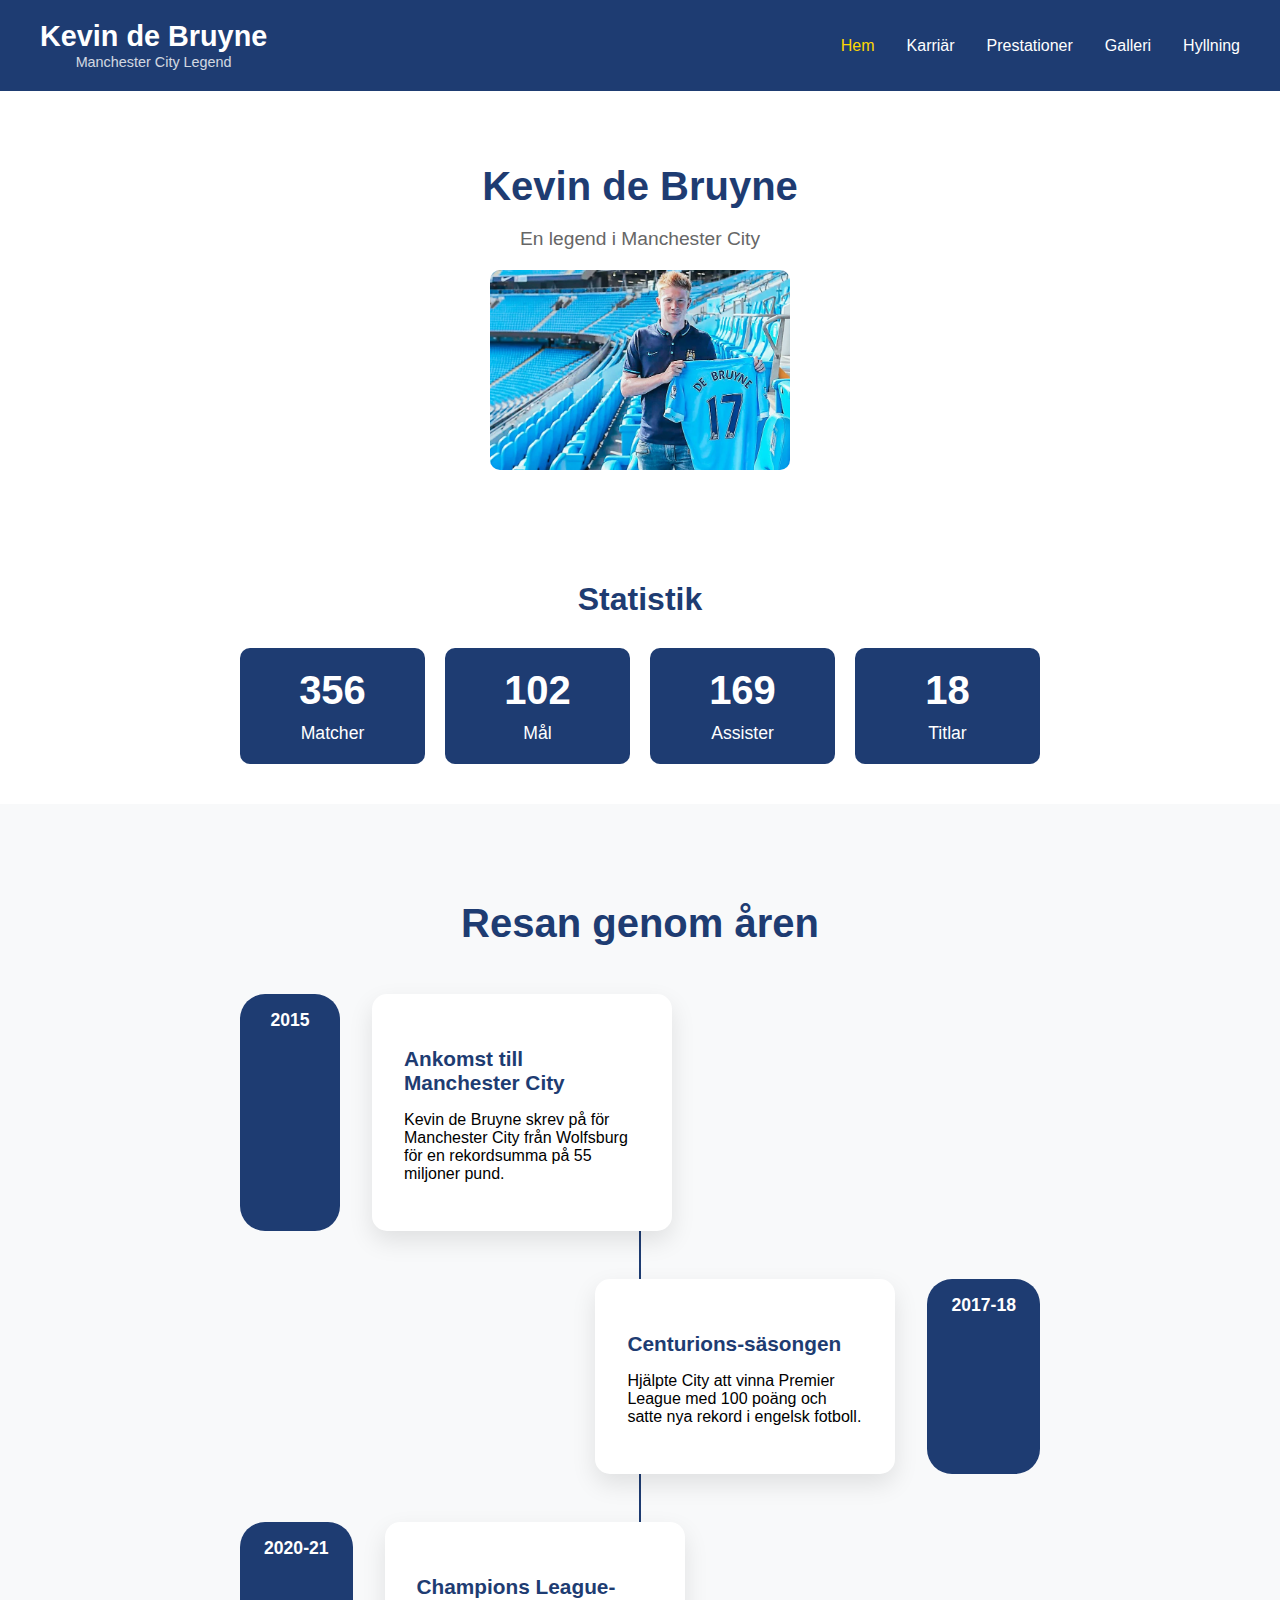
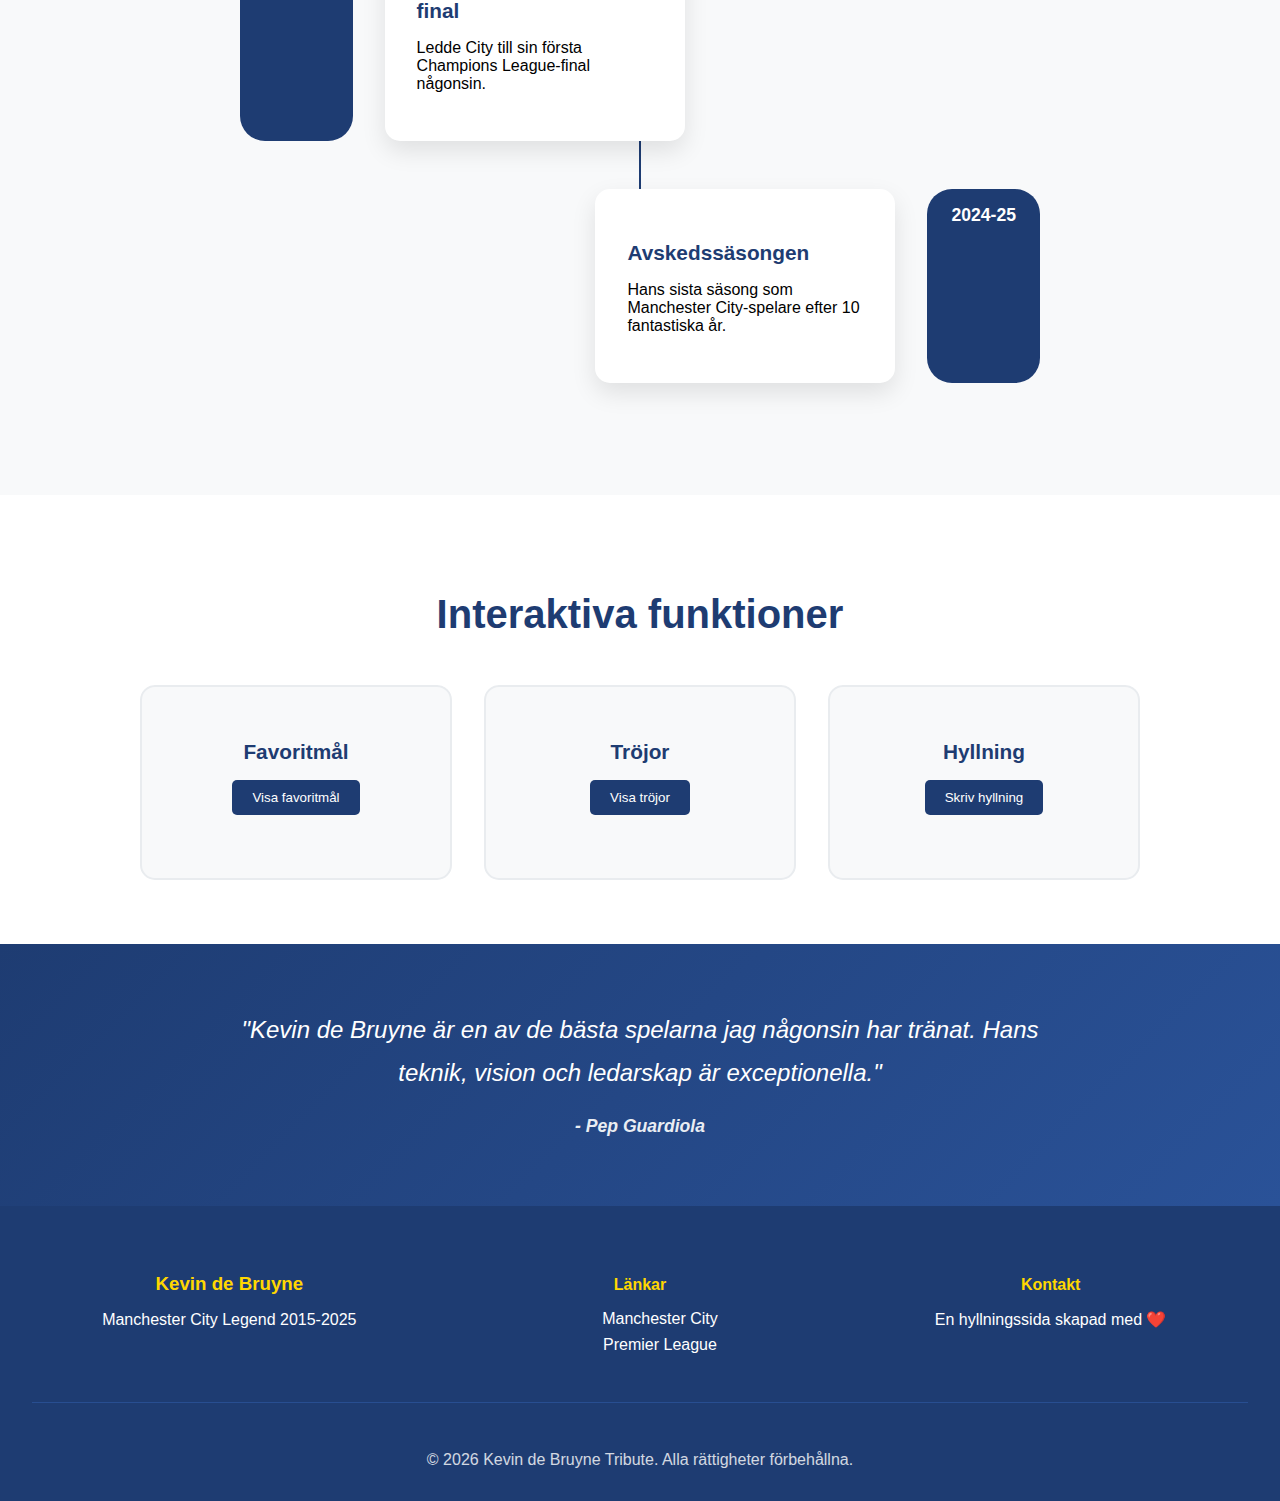
<file: index.html>
<!DOCTYPE html>
<html lang="sv">
<head>
    <meta charset="UTF-8">
    <meta name="viewport" content="width=device-width, initial-scale=1.0">
    <title>Kevin de Bruyne - Manchester City Legend</title>
    <link rel="stylesheet" href="styles.css">
</head>
<body>
    <header>
        <nav class="navbar">
            <div class="nav-brand">
                <h1>Kevin de Bruyne</h1>
                <span class="subtitle">Manchester City Legend</span>
            </div>
            <ul class="nav-menu">
                <li><a href="index.html" class="nav-link active">Hem</a></li>
                <li><a href="career.html" class="nav-link">Karriär</a></li>
                <li><a href="achievements.html" class="nav-link">Prestationer</a></li>
                <li><a href="gallery.html" class="nav-link">Galleri</a></li>
                <li><a href="tribute.html" class="nav-link">Hyllning</a></li>
            </ul>
            <div class="hamburger">
                <span class="bar"></span>
                <span class="bar"></span>
                <span class="bar"></span>
            </div>
        </nav>
    </header>

    <main>
        <section class="hero">
            <h2>Kevin de Bruyne</h2>
            <p>En legend i Manchester City</p>
            <img src="Images/kdb-joins.png"Kevin de Bruyne">
        </section>

        <section class="stats-section">
            <h2>Statistik</h2>
            <div class="stats-grid">
                <div class="stat-card">
                    <h3>356</h3>
                    <p>Matcher</p>
                </div>
                <div class="stat-card">
                    <h3>102</h3>
                    <p>Mål</p>
                </div>
                <div class="stat-card">
                    <h3>169</h3>
                    <p>Assister</p>
                </div>
                <div class="stat-card">
                    <h3>18</h3>
                    <p>Titlar</p>
                </div>
            </div>
        </section>

        <section class="timeline-section">
            <h2>Resan genom åren</h2>
            <div class="timeline">
                <div class="timeline-item">
                    <div class="timeline-year">2015</div>
                    <div class="timeline-content">
                        <h3>Ankomst till Manchester City</h3>
                        <p>Kevin de Bruyne skrev på för Manchester City från Wolfsburg för en rekordsumma på 55 miljoner pund.</p>
                    </div>
                </div>
                <div class="timeline-item">
                    <div class="timeline-year">2017-18</div>
                    <div class="timeline-content">
                        <h3>Centurions-säsongen</h3>
                        <p>Hjälpte City att vinna Premier League med 100 poäng och satte nya rekord i engelsk fotboll.</p>
                    </div>
                </div>
                <div class="timeline-item">
                    <div class="timeline-year">2020-21</div>
                    <div class="timeline-content">
                        <h3>Champions League-final</h3>
                        <p>Ledde City till sin första Champions League-final någonsin.</p>
                    </div>
                </div>
                <div class="timeline-item">
                    <div class="timeline-year">2024-25</div>
                    <div class="timeline-content">
                        <h3>Avskedssäsongen</h3>
                        <p>Hans sista säsong som Manchester City-spelare efter 10 fantastiska år.</p>
                    </div>
                </div>
            </div>
        </section>

        <section class="interactive-section">
            <h2>Interaktiva funktioner</h2>
            <div class="interactive-grid">
                <div class="interactive-card">
                    <h3>Favoritmål</h3>
                    <button onclick="showGoals()">Visa favoritmål</button>
                    <div id="goals-list"></div>
                </div>
                <div class="interactive-card">
                    <h3>Tröjor</h3>
                    <button onclick="showJerseys()">Visa tröjor</button>
                    <div id="jerseys-list"></div>
                </div>
                <div class="interactive-card">
                    <h3>Hyllning</h3>
                    <button onclick="showTribute()">Skriv hyllning</button>
                    <div id="tribute-form"></div>
                </div>
            </div>
        </section>

        <section class="quote-section">
            <blockquote>
                "Kevin de Bruyne är en av de bästa spelarna jag någonsin har tränat. Hans teknik, vision och ledarskap är exceptionella."
                <cite>- Pep Guardiola</cite>
            </blockquote>
        </section>
    </main>

    <footer>
        <div class="footer-content">
            <div class="footer-section">
                <h3>Kevin de Bruyne</h3>
                <p>Manchester City Legend 2015-2025</p>
            </div>
            <div class="footer-section">
                <h4>Länkar</h4>
                <ul>
                    <li><a href="https://www.mancity.com" target="_blank">Manchester City</a></li>
                    <li><a href="https://www.premierleague.com" target="_blank">Premier League</a></li>
                </ul>
            </div>
            <div class="footer-section">
                <h4>Kontakt</h4>
                <p>En hyllningssida skapad med ❤️</p>
            </div>
        </div>
        <div class="footer-bottom">
            <p>&copy; 2024 Kevin de Bruyne Tribute. Alla rättigheter förbehållna.</p>
        </div>
    </footer>

    <script src="script.js"></script>
</body>
</html>
</file>
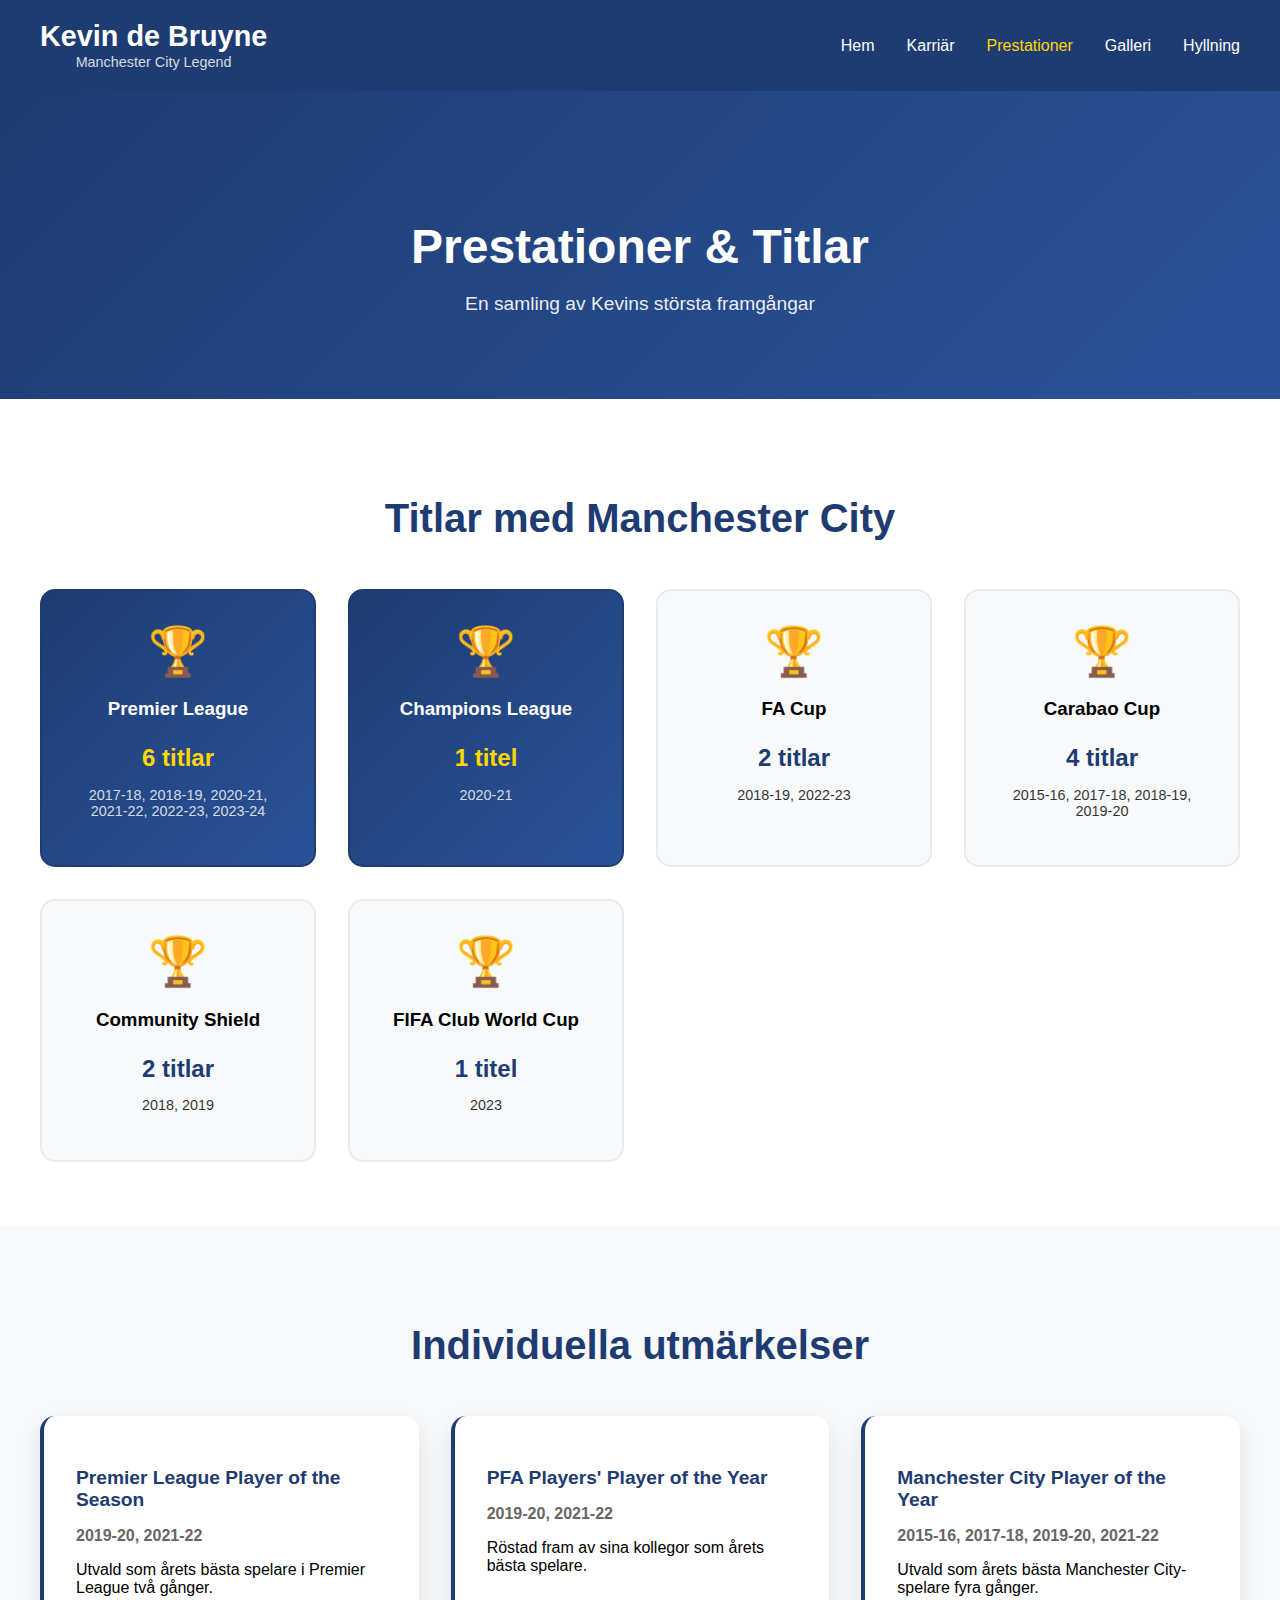
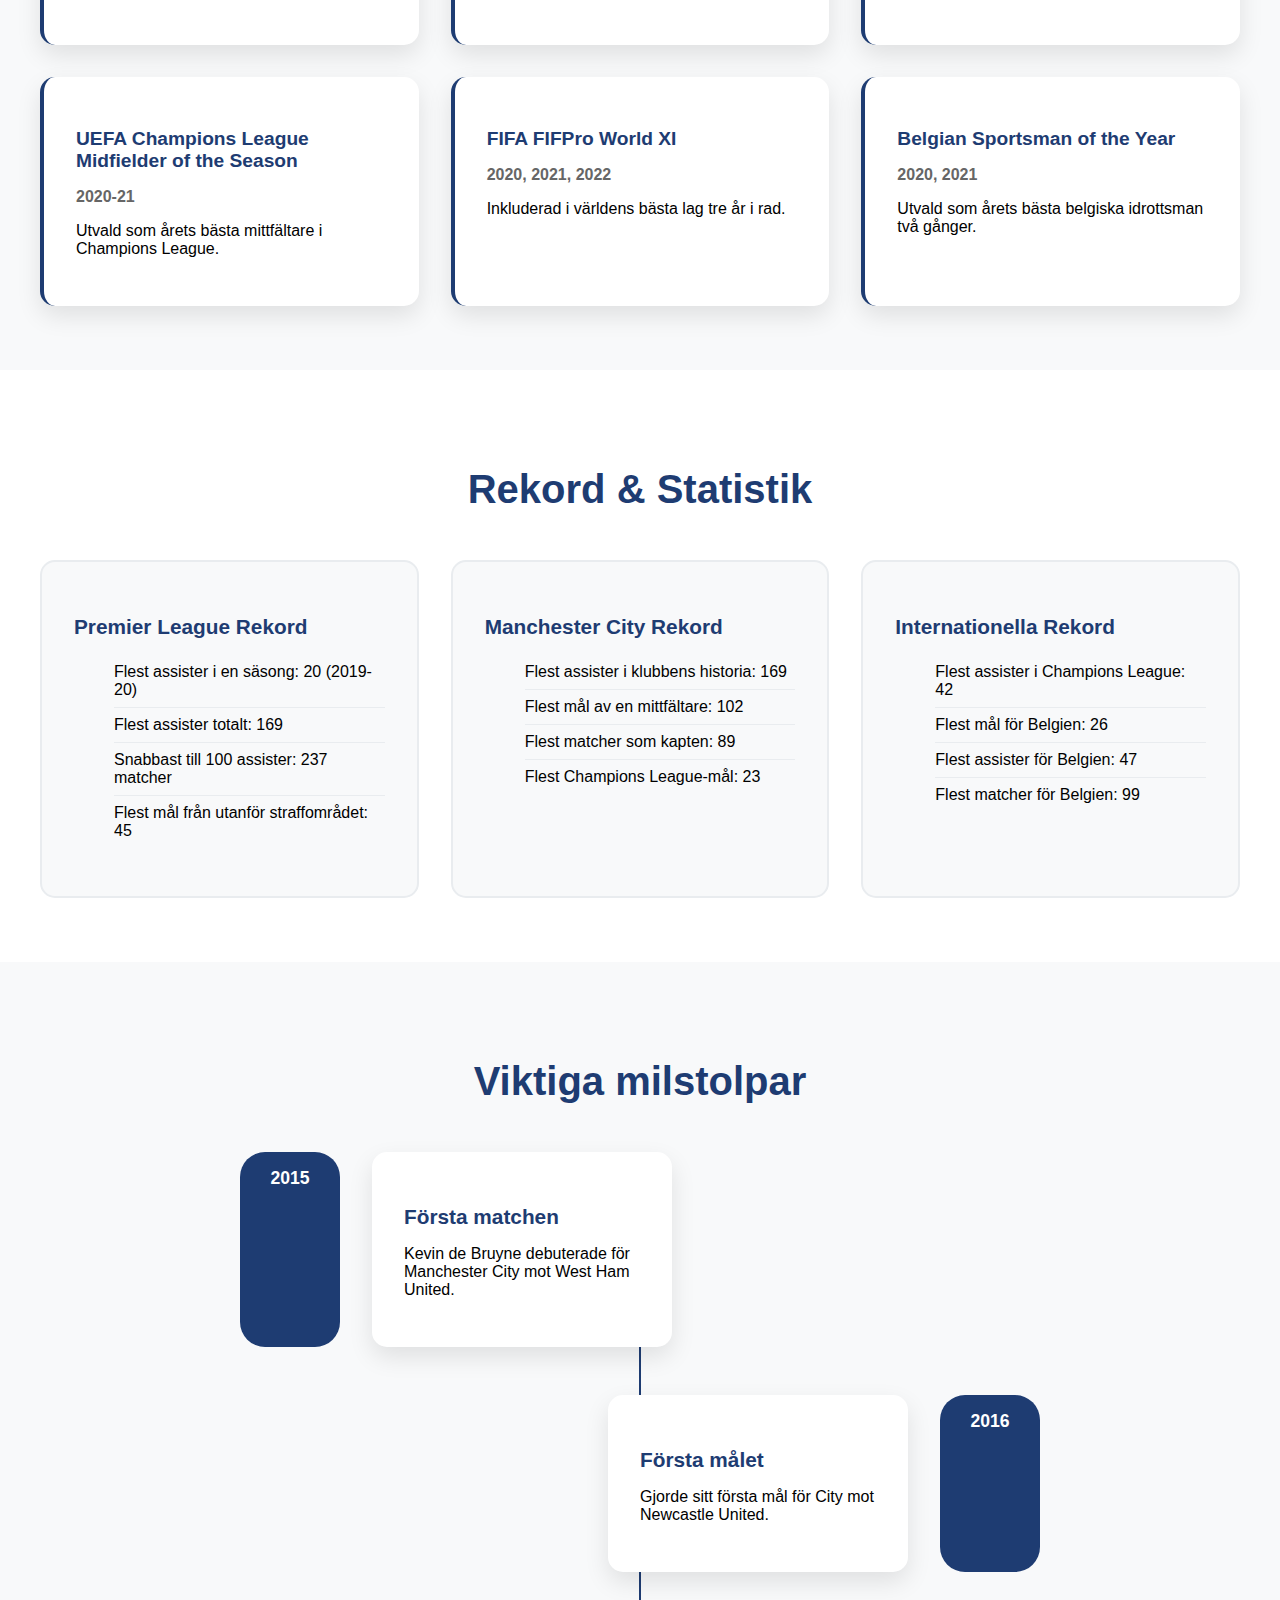
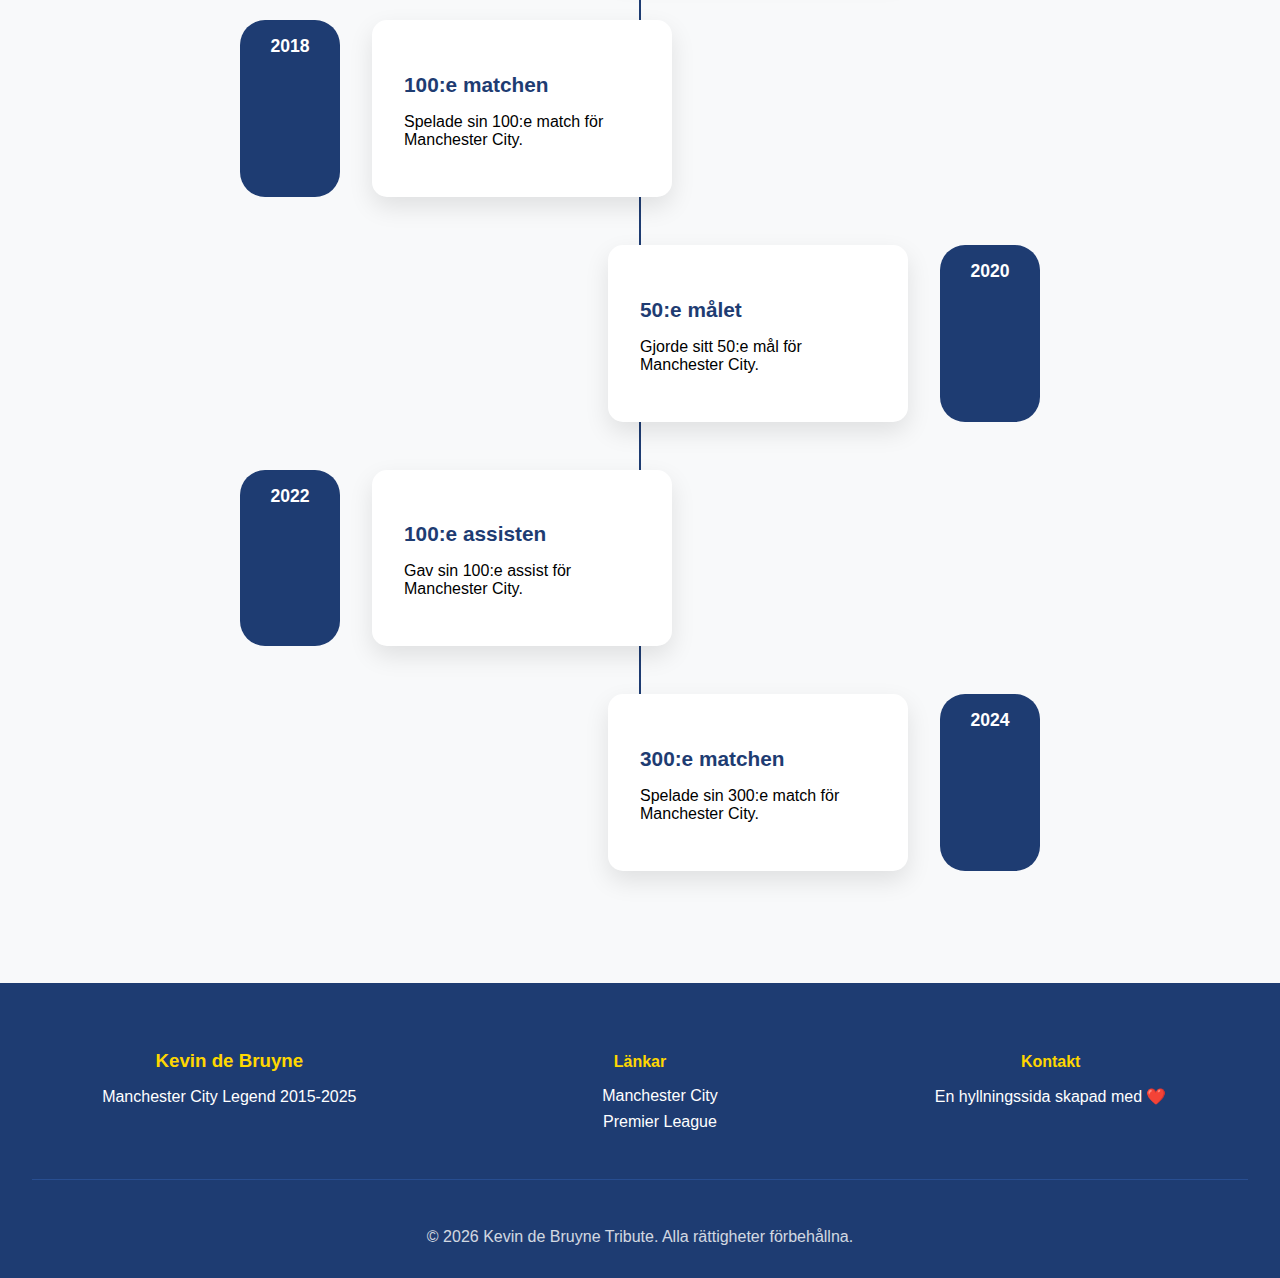
<file: achievements.html>
<!DOCTYPE html>
<html lang="sv">
<head>
    <meta charset="UTF-8">
    <meta name="viewport" content="width=device-width, initial-scale=1.0">
    <title>Prestationer - Kevin de Bruyne</title>
    <link rel="stylesheet" href="styles.css">
    <link href="https://fonts.googleapis.com/css2?family=Roboto:wght@300;400;700&display=swap" rel="stylesheet">
</head>
<body>
    <header>
        <nav class="navbar">
            <div class="nav-brand">
                <h1>Kevin de Bruyne</h1>
                <span class="subtitle">Manchester City Legend</span>
            </div>
            <ul class="nav-menu">
                <li><a href="index.html" class="nav-link">Hem</a></li>
                <li><a href="career.html" class="nav-link">Karriär</a></li>
                <li><a href="achievements.html" class="nav-link active">Prestationer</a></li>
                <li><a href="gallery.html" class="nav-link">Galleri</a></li>
                <li><a href="tribute.html" class="nav-link">Hyllning</a></li>
            </ul>
            <div class="hamburger">
                <span class="bar"></span>
                <span class="bar"></span>
                <span class="bar"></span>
            </div>
        </nav>
    </header>

    <main>
        <section class="page-hero">
            <div class="hero-content">
                <h1>Prestationer & Titlar</h1>
                <p>En samling av Kevins största framgångar</p>
            </div>
        </section>

        <section class="achievements-overview">
            <h2>Titlar med Manchester City</h2>
            <div class="achievements-grid">
                <div class="achievement-card major">
                    <div class="achievement-icon">🏆</div>
                    <h3>Premier League</h3>
                    <p class="achievement-count">6 titlar</p>
                    <p class="achievement-years">2017-18, 2018-19, 2020-21, 2021-22, 2022-23, 2023-24</p>
                </div>

                <div class="achievement-card major">
                    <div class="achievement-icon">🏆</div>
                    <h3>Champions League</h3>
                    <p class="achievement-count">1 titel</p>
                    <p class="achievement-years">2020-21</p>
                </div>

                <div class="achievement-card">
                    <div class="achievement-icon">🏆</div>
                    <h3>FA Cup</h3>
                    <p class="achievement-count">2 titlar</p>
                    <p class="achievement-years">2018-19, 2022-23</p>
                </div>

                <div class="achievement-card">
                    <div class="achievement-icon">🏆</div>
                    <h3>Carabao Cup</h3>
                    <p class="achievement-count">4 titlar</p>
                    <p class="achievement-years">2015-16, 2017-18, 2018-19, 2019-20</p>
                </div>

                <div class="achievement-card">
                    <div class="achievement-icon">🏆</div>
                    <h3>Community Shield</h3>
                    <p class="achievement-count">2 titlar</p>
                    <p class="achievement-years">2018, 2019</p>
                </div>

                <div class="achievement-card">
                    <div class="achievement-icon">🏆</div>
                    <h3>FIFA Club World Cup</h3>
                    <p class="achievement-count">1 titel</p>
                    <p class="achievement-years">2023</p>
                </div>
            </div>
        </section>

        <section class="individual-awards">
            <h2>Individuella utmärkelser</h2>
            <div class="awards-grid">
                <div class="award-card">
                    <h3>Premier League Player of the Season</h3>
                    <p class="award-year">2019-20, 2021-22</p>
                    <p>Utvald som årets bästa spelare i Premier League två gånger.</p>
                </div>

                <div class="award-card">
                    <h3>PFA Players' Player of the Year</h3>
                    <p class="award-year">2019-20, 2021-22</p>
                    <p>Röstad fram av sina kollegor som årets bästa spelare.</p>
                </div>

                <div class="award-card">
                    <h3>Manchester City Player of the Year</h3>
                    <p class="award-year">2015-16, 2017-18, 2019-20, 2021-22</p>
                    <p>Utvald som årets bästa Manchester City-spelare fyra gånger.</p>
                </div>

                <div class="award-card">
                    <h3>UEFA Champions League Midfielder of the Season</h3>
                    <p class="award-year">2020-21</p>
                    <p>Utvald som årets bästa mittfältare i Champions League.</p>
                </div>

                <div class="award-card">
                    <h3>FIFA FIFPro World XI</h3>
                    <p class="award-year">2020, 2021, 2022</p>
                    <p>Inkluderad i världens bästa lag tre år i rad.</p>
                </div>

                <div class="award-card">
                    <h3>Belgian Sportsman of the Year</h3>
                    <p class="award-year">2020, 2021</p>
                    <p>Utvald som årets bästa belgiska idrottsman två gånger.</p>
                </div>
            </div>
        </section>

        <section class="records-section">
            <h2>Rekord & Statistik</h2>
            <div class="records-grid">
                <div class="record-card">
                    <h3>Premier League Rekord</h3>
                    <ul>
                        <li>Flest assister i en säsong: 20 (2019-20)</li>
                        <li>Flest assister totalt: 169</li>
                        <li>Snabbast till 100 assister: 237 matcher</li>
                        <li>Flest mål från utanför straffområdet: 45</li>
                    </ul>
                </div>

                <div class="record-card">
                    <h3>Manchester City Rekord</h3>
                    <ul>
                        <li>Flest assister i klubbens historia: 169</li>
                        <li>Flest mål av en mittfältare: 102</li>
                        <li>Flest matcher som kapten: 89</li>
                        <li>Flest Champions League-mål: 23</li>
                    </ul>
                </div>

                <div class="record-card">
                    <h3>Internationella Rekord</h3>
                    <ul>
                        <li>Flest assister i Champions League: 42</li>
                        <li>Flest mål för Belgien: 26</li>
                        <li>Flest assister för Belgien: 47</li>
                        <li>Flest matcher för Belgien: 99</li>
                    </ul>
                </div>
            </div>
        </section>

        <section class="milestones-section">
            <h2>Viktiga milstolpar</h2>
            <div class="milestones-timeline">
                <div class="milestone-item">
                    <div class="milestone-date">2015</div>
                    <div class="milestone-content">
                        <h3>Första matchen</h3>
                        <p>Kevin de Bruyne debuterade för Manchester City mot West Ham United.</p>
                    </div>
                </div>

                <div class="milestone-item">
                    <div class="milestone-date">2016</div>
                    <div class="milestone-content">
                        <h3>Första målet</h3>
                        <p>Gjorde sitt första mål för City mot Newcastle United.</p>
                    </div>
                </div>

                <div class="milestone-item">
                    <div class="milestone-date">2018</div>
                    <div class="milestone-content">
                        <h3>100:e matchen</h3>
                        <p>Spelade sin 100:e match för Manchester City.</p>
                    </div>
                </div>

                <div class="milestone-item">
                    <div class="milestone-date">2020</div>
                    <div class="milestone-content">
                        <h3>50:e målet</h3>
                        <p>Gjorde sitt 50:e mål för Manchester City.</p>
                    </div>
                </div>

                <div class="milestone-item">
                    <div class="milestone-date">2022</div>
                    <div class="milestone-content">
                        <h3>100:e assisten</h3>
                        <p>Gav sin 100:e assist för Manchester City.</p>
                    </div>
                </div>

                <div class="milestone-item">
                    <div class="milestone-date">2024</div>
                    <div class="milestone-content">
                        <h3>300:e matchen</h3>
                        <p>Spelade sin 300:e match för Manchester City.</p>
                    </div>
                </div>
            </div>
        </section>
    </main>

    <footer>
        <div class="footer-content">
            <div class="footer-section">
                <h3>Kevin de Bruyne</h3>
                <p>Manchester City Legend 2015-2025</p>
            </div>
            <div class="footer-section">
                <h4>Länkar</h4>
                <ul>
                    <li><a href="https://www.mancity.com" target="_blank">Manchester City</a></li>
                    <li><a href="https://www.premierleague.com" target="_blank">Premier League</a></li>
                </ul>
            </div>
            <div class="footer-section">
                <h4>Kontakt</h4>
                <p>En hyllningssida skapad med ❤️</p>
            </div>
        </div>
        <div class="footer-bottom">
            <p>&copy; 2024 Kevin de Bruyne Tribute. Alla rättigheter förbehållna.</p>
        </div>
    </footer>

    <script src="script.js"></script>
</body>
</html>
</file>
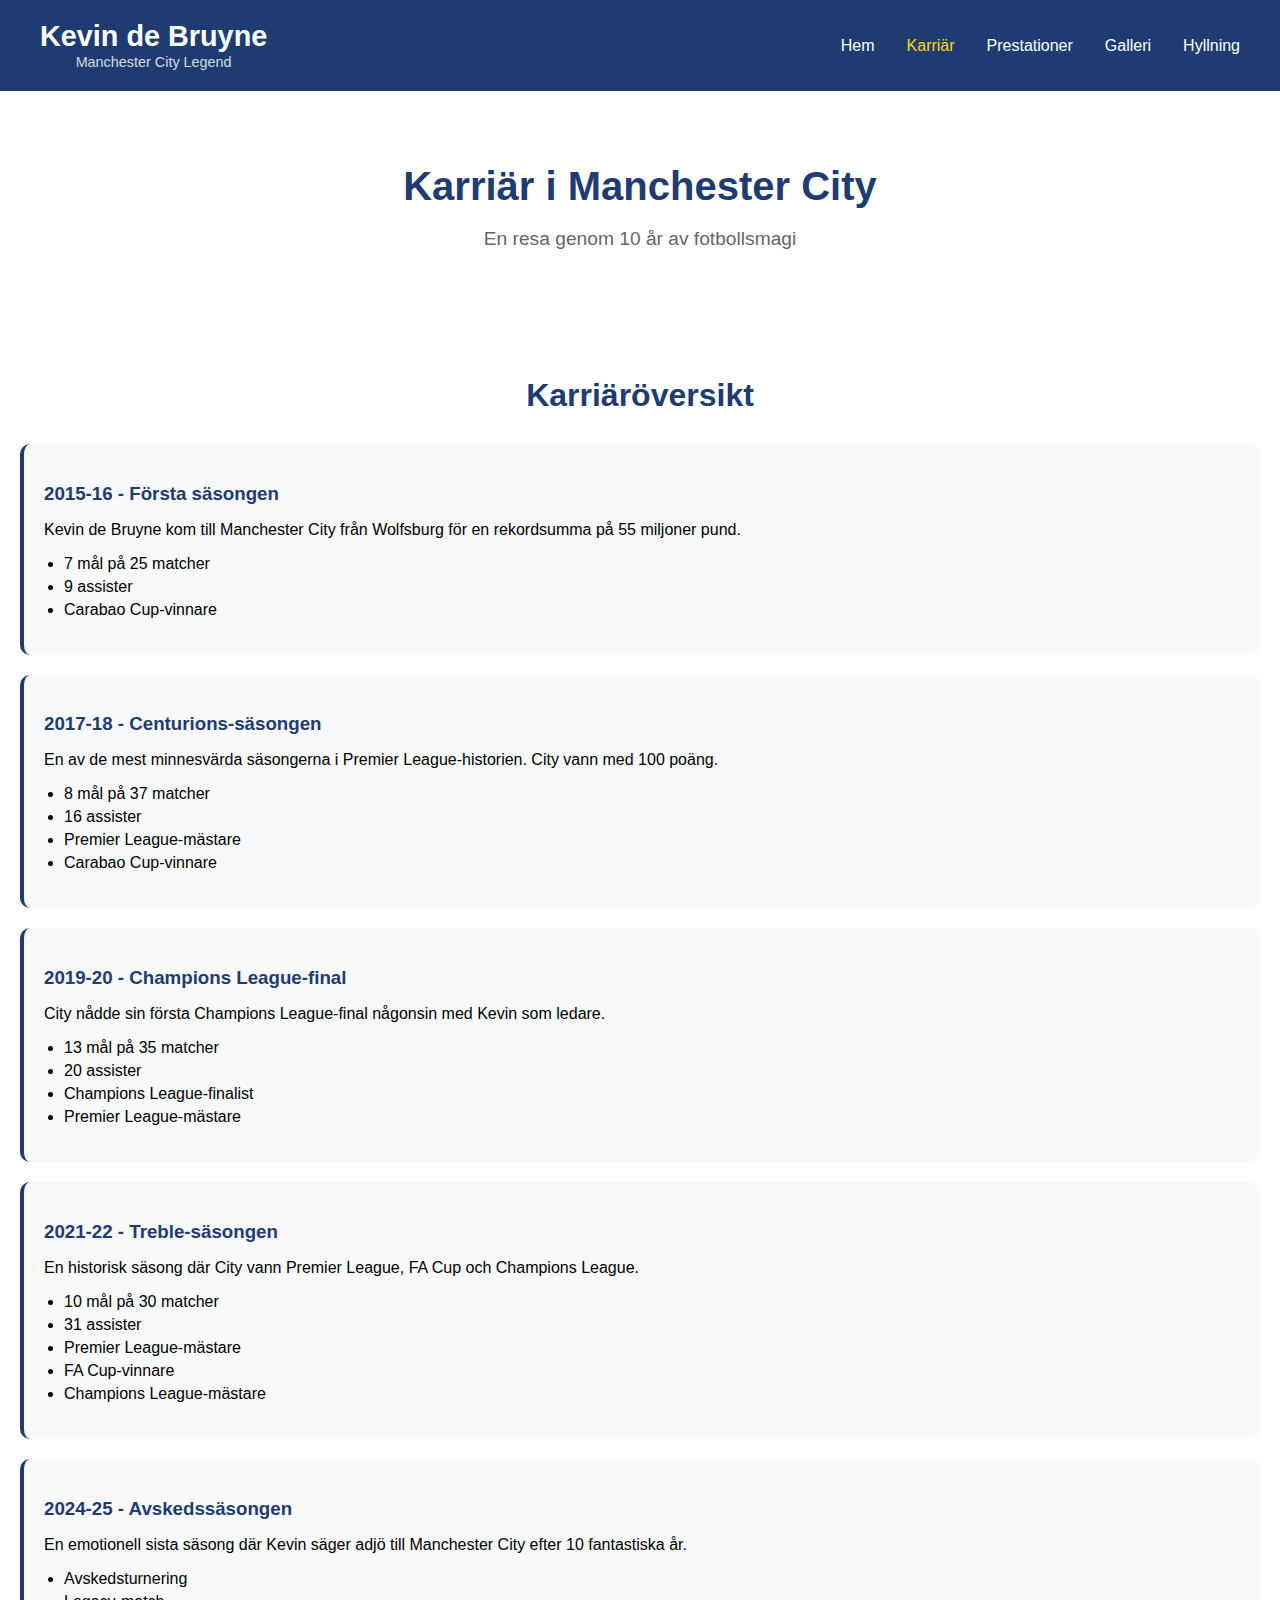
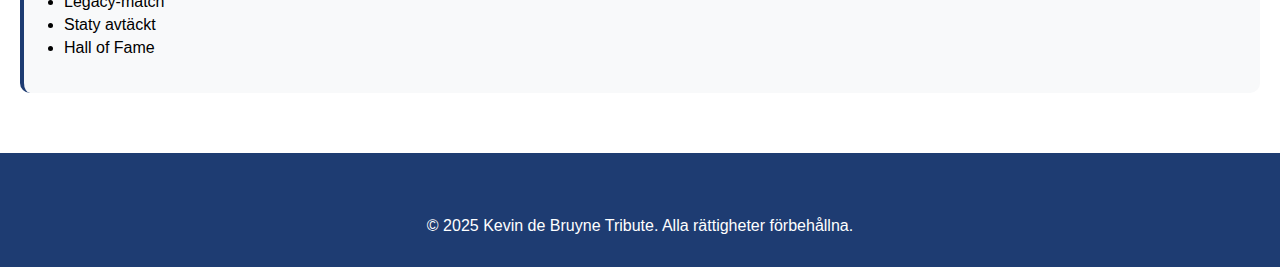
<file: career.html>
<!DOCTYPE html>
<html lang="sv">
<head>
    <meta charset="UTF-8">
    <meta name="viewport" content="width=device-width, initial-scale=1.0">
    <title>Karriär - Kevin de Bruyne</title>
    <link rel="stylesheet" href="styles.css">
</head>
<body>
    <header>
        <nav class="navbar">
            <div class="nav-brand">
                <h1>Kevin de Bruyne</h1>
                <span class="subtitle">Manchester City Legend</span>
            </div>
            <ul class="nav-menu">
                <li><a href="index.html" class="nav-link">Hem</a></li>
                <li><a href="career.html" class="nav-link active">Karriär</a></li>
                <li><a href="achievements.html" class="nav-link">Prestationer</a></li>
                <li><a href="gallery.html" class="nav-link">Galleri</a></li>
                <li><a href="tribute.html" class="nav-link">Hyllning</a></li>
            </ul>
            <div class="hamburger">
                <span class="bar"></span>
                <span class="bar"></span>
                <span class="bar"></span>
            </div>
        </nav>
    </header>

    <main>
        <section class="hero">
            <h2>Karriär i Manchester City</h2>
            <p>En resa genom 10 år av fotbollsmagi</p>
        </section>

        <section class="career-section">
            <h2>Karriäröversikt</h2>
            
            <div class="career-item">
                <h3>2015-16 - Första säsongen</h3>
                <p>Kevin de Bruyne kom till Manchester City från Wolfsburg för en rekordsumma på 55 miljoner pund.</p>
                <ul>
                    <li>7 mål på 25 matcher</li>
                    <li>9 assister</li>
                    <li>Carabao Cup-vinnare</li>
                </ul>
            </div>

            <div class="career-item">
                <h3>2017-18 - Centurions-säsongen</h3>
                <p>En av de mest minnesvärda säsongerna i Premier League-historien. City vann med 100 poäng.</p>
                <ul>
                    <li>8 mål på 37 matcher</li>
                    <li>16 assister</li>
                    <li>Premier League-mästare</li>
                    <li>Carabao Cup-vinnare</li>
                </ul>
            </div>

            <div class="career-item">
                <h3>2019-20 - Champions League-final</h3>
                <p>City nådde sin första Champions League-final någonsin med Kevin som ledare.</p>
                <ul>
                    <li>13 mål på 35 matcher</li>
                    <li>20 assister</li>
                    <li>Champions League-finalist</li>
                    <li>Premier League-mästare</li>
                </ul>
            </div>

            <div class="career-item">
                <h3>2021-22 - Treble-säsongen</h3>
                <p>En historisk säsong där City vann Premier League, FA Cup och Champions League.</p>
                <ul>
                    <li>10 mål på 30 matcher</li>
                    <li>31 assister</li>
                    <li>Premier League-mästare</li>
                    <li>FA Cup-vinnare</li>
                    <li>Champions League-mästare</li>
                </ul>
            </div>

            <div class="career-item">
                <h3>2024-25 - Avskedssäsongen</h3>
                <p>En emotionell sista säsong där Kevin säger adjö till Manchester City efter 10 fantastiska år.</p>
                <ul>
                    <li>Avskedsturnering</li>
                    <li>Legacy-match</li>
                    <li>Staty avtäckt</li>
                    <li>Hall of Fame</li>
                </ul>
            </div>
        </section>
    </main>

    <footer>
        <p>&copy; 2025 Kevin de Bruyne Tribute. Alla rättigheter förbehållna.</p>
    </footer>
    
    <script src="script.js"></script>
</body>
</html>
</file>
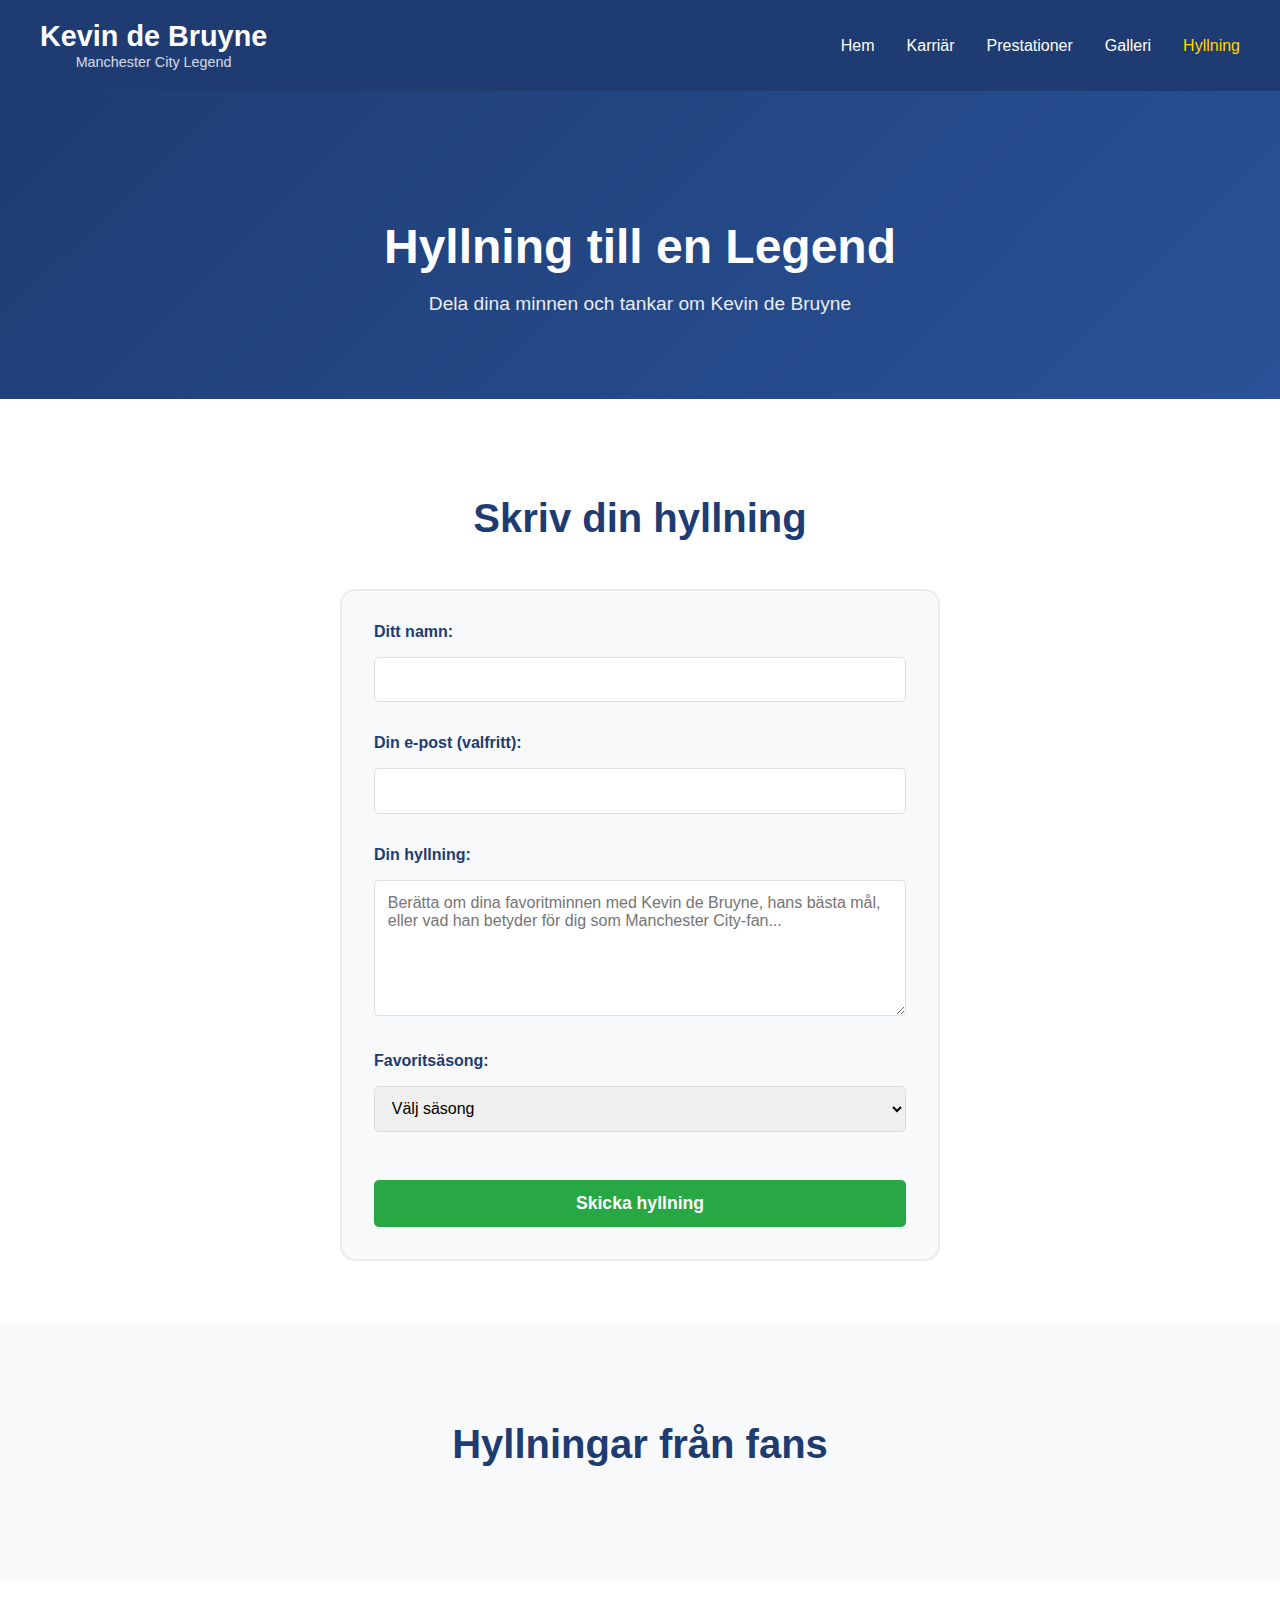
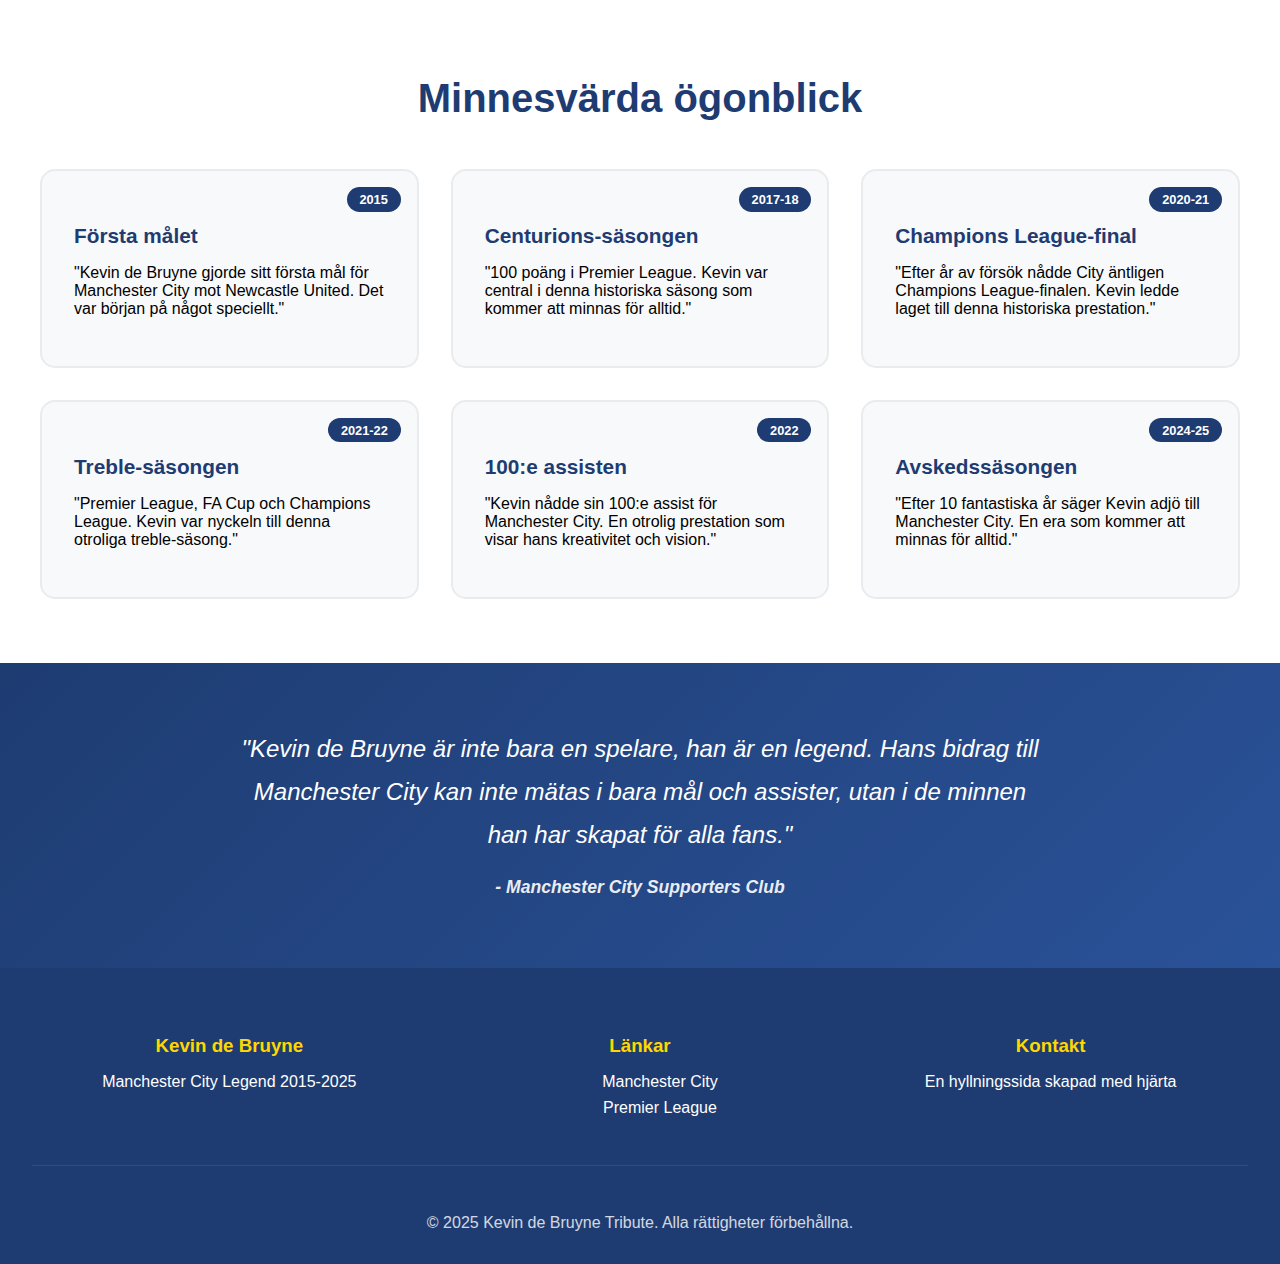
<file: tribute.html>
<!DOCTYPE html>
<html lang="sv">
<head>
    <meta charset="UTF-8">
    <meta name="viewport" content="width=device-width, initial-scale=1.0">
    <title>Hyllning - Kevin de Bruyne</title>
    <link rel="stylesheet" href="styles.css">
    <link href="https://fonts.googleapis.com/css2?family=Roboto:wght@300;400;700&display=swap" rel="stylesheet">
</head>
<body>
    <header>
        <nav class="navbar">
            <div class="nav-brand">
                <h1>Kevin de Bruyne</h1>
                <span class="subtitle">Manchester City Legend</span>
            </div>
            <ul class="nav-menu">
                <li><a href="index.html" class="nav-link">Hem</a></li>
                <li><a href="career.html" class="nav-link">Karriär</a></li>
                <li><a href="achievements.html" class="nav-link">Prestationer</a></li>
                <li><a href="gallery.html" class="nav-link">Galleri</a></li>
                <li><a href="tribute.html" class="nav-link active">Hyllning</a></li>
            </ul>
            <div class="hamburger">
                <span class="bar"></span>
                <span class="bar"></span>
                <span class="bar"></span>
            </div>
        </nav>
    </header>

    <main>
        <section class="page-hero">
            <div class="hero-content">
                <h1>Hyllning till en Legend</h1>
                <p>Dela dina minnen och tankar om Kevin de Bruyne</p>
            </div>
        </section>

        <section class="tribute-form-section">
            <h2>Skriv din hyllning</h2>
            <form class="tribute-form" id="tributeForm">
                <div class="form-group">
                    <label for="tributeName">Ditt namn:</label>
                    <input type="text" id="tributeName" name="name" required>
                </div>
                
                <div class="form-group">
                    <label for="tributeEmail">Din e-post (valfritt):</label>
                    <input type="email" id="tributeEmail" name="email">
                </div>
                
                <div class="form-group">
                    <label for="tributeMessage">Din hyllning:</label>
                    <textarea id="tributeMessage" name="message" rows="6" required placeholder="Berätta om dina favoritminnen med Kevin de Bruyne, hans bästa mål, eller vad han betyder för dig som Manchester City-fan..."></textarea>
                </div>
                
                <div class="form-group">
                    <label for="favoriteSeason">Favoritsäsong:</label>
                    <select id="favoriteSeason" name="season">
                        <option value="">Välj säsong</option>
                        <option value="2015-16">2015-16</option>
                        <option value="2016-17">2016-17</option>
                        <option value="2017-18">2017-18</option>
                        <option value="2018-19">2018-19</option>
                        <option value="2019-20">2019-20</option>
                        <option value="2020-21">2020-21</option>
                        <option value="2021-22">2021-22</option>
                        <option value="2022-23">2022-23</option>
                        <option value="2023-24">2023-24</option>
                        <option value="2024-25">2024-25</option>
                    </select>
                </div>
                
                <button type="submit" class="submit-btn">Skicka hyllning</button>
            </form>
        </section>

        <section class="tributes-display">
            <h2>Hyllningar från fans</h2>
            <div class="tributes-grid" id="tributesGrid">
                
            </div>
        </section>

        <section class="memories-section">
            <h2>Minnesvärda ögonblick</h2>
            <div class="memories-grid">
                <div class="memory-card">
                    <h3>Första målet</h3>
                    <p>"Kevin de Bruyne gjorde sitt första mål för Manchester City mot Newcastle United. Det var början på något speciellt."</p>
                    <span class="memory-date">2015</span>
                </div>

                <div class="memory-card">
                    <h3>Centurions-säsongen</h3>
                    <p>"100 poäng i Premier League. Kevin var central i denna historiska säsong som kommer att minnas för alltid."</p>
                    <span class="memory-date">2017-18</span>
                </div>

                <div class="memory-card">
                    <h3>Champions League-final</h3>
                    <p>"Efter år av försök nådde City äntligen Champions League-finalen. Kevin ledde laget till denna historiska prestation."</p>
                    <span class="memory-date">2020-21</span>
                </div>

                <div class="memory-card">
                    <h3>Treble-säsongen</h3>
                    <p>"Premier League, FA Cup och Champions League. Kevin var nyckeln till denna otroliga treble-säsong."</p>
                    <span class="memory-date">2021-22</span>
                </div>

                <div class="memory-card">
                    <h3>100:e assisten</h3>
                    <p>"Kevin nådde sin 100:e assist för Manchester City. En otrolig prestation som visar hans kreativitet och vision."</p>
                    <span class="memory-date">2022</span>
                </div>

                <div class="memory-card">
                    <h3>Avskedssäsongen</h3>
                    <p>"Efter 10 fantastiska år säger Kevin adjö till Manchester City. En era som kommer att minnas för alltid."</p>
                    <span class="memory-date">2024-25</span>
                </div>
            </div>
        </section>

        <section class="quote-section">
            <blockquote>
                "Kevin de Bruyne är inte bara en spelare, han är en legend. Hans bidrag till Manchester City kan inte mätas i bara mål och assister, utan i de minnen han har skapat för alla fans."
                <cite>- Manchester City Supporters Club</cite>
            </blockquote>
        </section>
    </main>

    <footer>
        <div class="footer-content">
            <div class="footer-section">
                <h3>Kevin de Bruyne</h3>
                <p>Manchester City Legend 2015-2025</p>
            </div>
            <div class="footer-section">
                <h3>Länkar</h3>
                <ul>
                    <li><a href="https://www.mancity.com" target="_blank">Manchester City</a></li>
                    <li><a href="https://www.premierleague.com" target="_blank">Premier League</a></li>
                </ul>
            </div>
            <div class="footer-section">
                <h3>Kontakt</h3>
                <p>En hyllningssida skapad med hjärta</p>
            </div>
        </div>
        <div class="footer-bottom">
            <p>&copy; 2025 Kevin de Bruyne Tribute. Alla rättigheter förbehållna.</p>
        </div>
    </footer>

    <script src="script.js"></script>
    <script src="tribute.js"></script>
</body>
</html>
</file>
<file: styles.css>
*, *::before, *::after {
    box-sizing: border-box;
}

body {
    font-family: Arial, sans-serif;
    margin: 0;
    padding: 0;
    background-color: #f0f0f0;
}

header {
    background-color: #1e3c72;
    color: white;
    padding: 20px;
    text-align: center;
}

.navbar {
    display: flex;
    justify-content: space-between;
    align-items: center;
    max-width: 1200px;
    margin: 0 auto;
    position: relative;
    z-index: 1000;
}

.nav-brand h1 {
    font-size: 1.8em;
    margin: 0;
}

.subtitle {
    font-size: 0.9em;
    opacity: 0.8;
}

.nav-menu {
    display: flex;
    list-style: none;
    padding: 0;
    margin: 0;
    gap: 2rem;
}

.nav-menu li {
    display: inline-block;
}

.nav-link {
    color: white;
    text-decoration: none;
    font-weight: 400;
    transition: color 0.3s ease;
}

.nav-link:hover,
.nav-link.active {
    color: #ffd700;
}

.hamburger {
    display: none;
    flex-direction: column;
    cursor: pointer;
    padding: 0.5rem;
    z-index: 1001;
}

.bar {
    width: 25px;
    height: 3px;
    background-color: white;
    margin: 3px 0;
    transition: 0.3s;
    border-radius: 2px;
}

.hamburger.active .bar:nth-child(1) {
    transform: rotate(-45deg) translate(-5px, 6px);
}

.hamburger.active .bar:nth-child(2) {
    opacity: 0;
}

.hamburger.active .bar:nth-child(3) {
    transform: rotate(45deg) translate(-5px, -6px);
}

.hero {
    text-align: center;
    padding: 40px 20px;
    background-color: white;
}

.hero h2 {
    font-size: 2.5em;
    color: #1e3c72;
    margin-bottom: 10px;
}

.hero p {
    font-size: 1.2em;
    color: #666;
    margin-bottom: 20px;
}

.hero img {
    width: 300px;
    height: 200px;
    object-fit: cover;
    border-radius: 10px;
}

.stats-section {
    background-color: white;
    padding: 40px 20px;
    text-align: center;
}

.stats-section h2 {
    font-size: 2em;
    color: #1e3c72;
    margin-bottom: 30px;
}

.stats-grid {
    display: grid;
    grid-template-columns: repeat(4, 1fr);
    gap: 20px;
    max-width: 800px;
    margin: 0 auto;
}

.stat-card {
    background-color: #1e3c72;
    color: white;
    padding: 20px;
    border-radius: 10px;
    text-align: center;
}

.stat-card h3 {
    font-size: 2.5em;
    margin: 0 0 10px 0;
}

.stat-card p {
    font-size: 1.1em;
    margin: 0;
}

.interactive-section {
    background-color: white;
    padding: 40px 20px;
    text-align: center;
}

.interactive-section h2 {
    font-size: 2em;
    color: #1e3c72;
    margin-bottom: 30px;
}

.interactive-grid {
    display: grid;
    grid-template-columns: repeat(3, 1fr);
    gap: 20px;
    max-width: 900px;
    margin: 0 auto;
}

.interactive-card {
    background-color: #f8f9fa;
    padding: 20px;
    border-radius: 10px;
    border: 2px solid #e9ecef;
}

.interactive-card h3 {
    color: #1e3c72;
    margin-bottom: 15px;
}

.interactive-card button {
    background-color: #1e3c72;
    color: white;
    border: none;
    padding: 10px 20px;
    border-radius: 5px;
    cursor: pointer;
    margin-bottom: 15px;
}

.interactive-card button:hover {
    background-color: #2a5298;
}

#tribute-form {
    width: 100%;
    overflow: hidden;
    margin-top: 1rem;
}

.tribute-input,
.tribute-textarea {
    width: 100%;
    max-width: 100%;
    padding: 0.5rem;
    margin: 0.5rem 0;
    border: 1px solid #ddd;
    border-radius: 5px;
    font-family: inherit;
    font-size: 0.9rem;
    box-sizing: border-box;
}

.tribute-textarea {
    resize: vertical;
    min-height: 80px;
}

.tribute-submit-btn {
    background-color: #28a745;
    color: white;
    border: none;
    padding: 0.5rem 1rem;
    border-radius: 5px;
    cursor: pointer;
    font-size: 0.9rem;
    margin-top: 0.5rem;
}

.tribute-submit-btn:hover {
    background-color: #218838;
}

.career-section {
    background-color: white;
    padding: 40px 20px;
}

.career-section h2 {
    font-size: 2em;
    color: #1e3c72;
    text-align: center;
    margin-bottom: 30px;
}

.career-item {
    background-color: #f8f9fa;
    padding: 20px;
    margin-bottom: 20px;
    border-radius: 10px;
    border-left: 4px solid #1e3c72;
}

.career-item h3 {
    color: #1e3c72;
    margin-bottom: 10px;
}

.career-item ul {
    margin-top: 10px;
    padding-left: 20px;
}

.career-item li {
    margin-bottom: 5px;
}

footer {
    background-color: #1e3c72;
    color: white;
    text-align: center;
    padding: 20px;
}

@media (max-width: 768px) {
    .stats-grid {
        grid-template-columns: repeat(2, 1fr);
    }
    
    .interactive-grid {
        grid-template-columns: 1fr;
    }
    
    .hero img {
        width: 250px;
        height: 150px;
    }
}

@media (max-width: 480px) {
    .stats-grid {
        grid-template-columns: 1fr;
    }
    
    .hero h2 {
        font-size: 2em;
    }
    
    .hero img {
        width: 200px;
        height: 120px;
    }
}

.timeline-section {
    padding: 4rem 2rem;
    background: #f8f9fa;
}

.timeline-section h2 {
    text-align: center;
    font-size: 2.5rem;
    margin-bottom: 3rem;
    color: #1e3c72;
}

.timeline {
    max-width: 800px;
    margin: 0 auto;
    position: relative;
}

.timeline::before {
    content: '';
    position: absolute;
    left: 50%;
    top: 0;
    bottom: 0;
    width: 2px;
    background: #1e3c72;
    transform: translateX(-50%);
}

.timeline-item {
    display: flex;
    margin-bottom: 3rem;
    position: relative;
}

.timeline-item:nth-child(odd) {
    flex-direction: row;
}

.timeline-item:nth-child(even) {
    flex-direction: row-reverse;
}

.timeline-year {
    background: #1e3c72;
    color: white;
    padding: 1rem 1.5rem;
    border-radius: 25px;
    font-weight: 700;
    font-size: 1.1rem;
    position: relative;
    z-index: 2;
    min-width: 100px;
    text-align: center;
}

.timeline-content {
    background: white;
    padding: 2rem;
    border-radius: 15px;
    box-shadow: 0 10px 25px rgba(0,0,0,0.1);
    margin: 0 2rem;
    flex: 1;
    max-width: 300px;
}

.timeline-content h3 {
    color: #1e3c72;
    margin-bottom: 1rem;
    font-size: 1.3rem;
}

.interactive-section {
    padding: 4rem 2rem;
    background: white;
}

.interactive-section h2 {
    text-align: center;
    font-size: 2.5rem;
    margin-bottom: 3rem;
    color: #1e3c72;
}

.interactive-grid {
    display: grid;
    grid-template-columns: repeat(auto-fit, minmax(300px, 1fr));
    gap: 2rem;
    max-width: 1000px;
    margin: 0 auto;
}

.interactive-card {
    background: #f8f9fa;
    padding: 2rem;
    border-radius: 15px;
    text-align: center;
    border: 2px solid #e9ecef;
    transition: border-color 0.3s ease;
}

.interactive-card:hover {
    border-color: #1e3c72;
}

.interactive-card h3 {
    color: #1e3c72;
    margin-bottom: 1rem;
    font-size: 1.3rem;
}

.interactive-btn {
    background: #1e3c72;
    color: white;
    border: none;
    padding: 0.8rem 1.5rem;
    border-radius: 25px;
    cursor: pointer;
    font-size: 1rem;
    transition: background-color 0.3s ease;
}

.interactive-btn:hover {
    background: #2a5298;
}

.hidden-content {
    margin-top: 1.5rem;
    padding: 1rem;
    background: white;
    border-radius: 10px;
    border: 1px solid #e9ecef;
    display: none;
}

.hidden-content.show {
    display: block;
    animation: fadeIn 0.3s ease;
}

@keyframes fadeIn {
    from { opacity: 0; transform: translateY(10px); }
    to { opacity: 1; transform: translateY(0); }
}

.goal-item, .jersey-item {
    padding: 0.8rem;
    margin: 0.5rem 0;
    background: #f8f9fa;
    border-radius: 8px;
    border-left: 4px solid #1e3c72;
}

.tribute-form {
    max-width: 600px;
    margin: 0 auto;
    background: #f8f9fa;
    padding: 2rem;
    border-radius: 15px;
    border: 2px solid #e9ecef;
    text-align: left;
    width: 100%;
    overflow: hidden;
}

.tribute-form input,
.tribute-form textarea,
.tribute-form select {
    width: 100%;
    padding: 0.8rem;
    margin: 0.5rem 0;
    border: 1px solid #ddd;
    border-radius: 5px;
    font-family: inherit;
    font-size: 1rem;
}

.tribute-form button {
    background: #28a745;
    color: white;
    border: none;
    padding: 0.8rem 1.5rem;
    border-radius: 5px;
    cursor: pointer;
    margin-top: 1rem;
}

.tribute-form button:hover {
    background: #218838;
}

.tribute-message {
    background: #d4edda;
    color: #155724;
    padding: 1rem;
    border-radius: 5px;
    margin-top: 1rem;
    border: 1px solid #c3e6cb;
}

.quote-section {
    background: linear-gradient(135deg, #1e3c72 0%, #2a5298 100%);
    color: white;
    padding: 4rem 2rem;
    text-align: center;
}

blockquote {
    font-size: 1.5rem;
    font-style: italic;
    max-width: 800px;
    margin: 0 auto;
    line-height: 1.8;
}

cite {
    display: block;
    margin-top: 1rem;
    font-size: 1.1rem;
    font-weight: 700;
    opacity: 0.9;
}

footer {
    background: #1e3c72;
    color: white;
    padding: 3rem 2rem 1rem;
}

.footer-content {
    display: grid;
    grid-template-columns: repeat(auto-fit, minmax(250px, 1fr));
    gap: 2rem;
    max-width: 1200px;
    margin: 0 auto;
}

.footer-section h3,
.footer-section h4 {
    margin-bottom: 1rem;
    color: #ffd700;
}

.footer-section ul {
    list-style: none;
}

.footer-section ul li {
    margin-bottom: 0.5rem;
}

.footer-section a {
    color: white;
    text-decoration: none;
    transition: color 0.3s ease;
}

.footer-section a:hover {
    color: #ffd700;
}

.footer-bottom {
    text-align: center;
    margin-top: 2rem;
    padding-top: 2rem;
    border-top: 1px solid #2a5298;
    opacity: 0.8;
}

.page-hero {
    background: linear-gradient(135deg, #1e3c72 0%, #2a5298 100%);
    color: white;
    padding: 6rem 2rem 4rem;
    text-align: center;
}

.page-hero h1 {
    font-size: 3rem;
    font-weight: 700;
    margin-bottom: 1rem;
}

.page-hero p {
    font-size: 1.2rem;
    opacity: 0.9;
}

.career-timeline {
    padding: 4rem 2rem;
    background: #f8f9fa;
}

.career-timeline h2 {
    text-align: center;
    font-size: 2.5rem;
    margin-bottom: 3rem;
    color: #1e3c72;
}

.career-grid {
    display: grid;
    grid-template-columns: repeat(auto-fit, minmax(350px, 1fr));
    gap: 2rem;
    max-width: 1200px;
    margin: 0 auto;
}

.career-card {
    background: white;
    border-radius: 15px;
    overflow: hidden;
    box-shadow: 0 10px 25px rgba(0,0,0,0.1);
    transition: transform 0.3s ease;
}

.career-card:hover {
    transform: translateY(-5px);
}

.career-year {
    background: #1e3c72;
    color: white;
    padding: 1rem;
    font-size: 1.2rem;
    font-weight: 700;
    text-align: center;
}

.career-content {
    padding: 2rem;
}

.career-content h3 {
    color: #1e3c72;
    margin-bottom: 1rem;
    font-size: 1.4rem;
}

.career-img {
    width: 100%;
    height: 200px;
    object-fit: cover;
    border-radius: 10px;
    margin: 1rem 0;
}

.career-content ul {
    list-style: none;
    margin-top: 1rem;
}

.career-content li {
    padding: 0.5rem 0;
    border-bottom: 1px solid #e9ecef;
}

.career-content li:last-child {
    border-bottom: none;
}

.stats-comparison {
    padding: 4rem 2rem;
    background: white;
}

.stats-comparison h2 {
    text-align: center;
    font-size: 2.5rem;
    margin-bottom: 3rem;
    color: #1e3c72;
}

.comparison-grid {
    display: grid;
    grid-template-columns: repeat(auto-fit, minmax(400px, 1fr));
    gap: 2rem;
    max-width: 1000px;
    margin: 0 auto;
}

.comparison-card {
    background: #f8f9fa;
    padding: 2rem;
    border-radius: 15px;
    border: 2px solid #e9ecef;
}

.comparison-card h3 {
    color: #1e3c72;
    margin-bottom: 1.5rem;
    font-size: 1.3rem;
}

.stat-bar {
    margin: 1rem 0;
    position: relative;
}

.stat-label {
    font-weight: 600;
    margin-bottom: 0.5rem;
    color: #333;
}

.stat-fill {
    height: 20px;
    background: linear-gradient(135deg, #1e3c72 0%, #2a5298 100%);
    border-radius: 10px;
    transition: width 1s ease;
}

.achievements-overview {
    padding: 4rem 2rem;
    background: white;
}

.achievements-overview h2 {
    text-align: center;
    font-size: 2.5rem;
    margin-bottom: 3rem;
    color: #1e3c72;
}

.achievements-grid {
    display: grid;
    grid-template-columns: repeat(auto-fit, minmax(250px, 1fr));
    gap: 2rem;
    max-width: 1200px;
    margin: 0 auto;
}

.achievement-card {
    background: #f8f9fa;
    padding: 2rem;
    border-radius: 15px;
    text-align: center;
    border: 2px solid #e9ecef;
    transition: transform 0.3s ease, border-color 0.3s ease;
}

.achievement-card:hover {
    transform: translateY(-5px);
    border-color: #1e3c72;
}

.achievement-card.major {
    background: linear-gradient(135deg, #1e3c72 0%, #2a5298 100%);
    color: white;
    border-color: #1e3c72;
}

.achievement-icon {
    font-size: 3rem;
    margin-bottom: 1rem;
}

.achievement-count {
    font-size: 1.5rem;
    font-weight: 700;
    margin-bottom: 0.5rem;
    color: #1e3c72;
}

.achievement-card.major .achievement-count {
    color: #ffd700;
}

.achievement-years {
    font-size: 0.9rem;
    opacity: 0.8;
}

.individual-awards {
    padding: 4rem 2rem;
    background: #f8f9fa;
}

.individual-awards h2 {
    text-align: center;
    font-size: 2.5rem;
    margin-bottom: 3rem;
    color: #1e3c72;
}

.awards-grid {
    display: grid;
    grid-template-columns: repeat(auto-fit, minmax(300px, 1fr));
    gap: 2rem;
    max-width: 1200px;
    margin: 0 auto;
}

.award-card {
    background: white;
    padding: 2rem;
    border-radius: 15px;
    box-shadow: 0 10px 25px rgba(0,0,0,0.1);
    border-left: 4px solid #1e3c72;
}

.award-card h3 {
    color: #1e3c72;
    margin-bottom: 0.5rem;
    font-size: 1.2rem;
}

.award-year {
    color: #666;
    font-weight: 600;
    margin-bottom: 1rem;
}

.records-section {
    padding: 4rem 2rem;
    background: white;
}

.records-section h2 {
    text-align: center;
    font-size: 2.5rem;
    margin-bottom: 3rem;
    color: #1e3c72;
}

.records-grid {
    display: grid;
    grid-template-columns: repeat(auto-fit, minmax(300px, 1fr));
    gap: 2rem;
    max-width: 1200px;
    margin: 0 auto;
}

.record-card {
    background: #f8f9fa;
    padding: 2rem;
    border-radius: 15px;
    border: 2px solid #e9ecef;
}

.record-card h3 {
    color: #1e3c72;
    margin-bottom: 1rem;
    font-size: 1.3rem;
}

.record-card ul {
    list-style: none;
}

.record-card li {
    padding: 0.5rem 0;
    border-bottom: 1px solid #e9ecef;
}

.record-card li:last-child {
    border-bottom: none;
}

.milestones-section {
    padding: 4rem 2rem;
    background: #f8f9fa;
}

.milestones-section h2 {
    text-align: center;
    font-size: 2.5rem;
    margin-bottom: 3rem;
    color: #1e3c72;
}

.milestones-timeline {
    max-width: 800px;
    margin: 0 auto;
    position: relative;
}

.milestones-timeline::before {
    content: '';
    position: absolute;
    left: 50%;
    top: 0;
    bottom: 0;
    width: 2px;
    background: #1e3c72;
    transform: translateX(-50%);
}

.milestone-item {
    display: flex;
    margin-bottom: 3rem;
    position: relative;
}

.milestone-item:nth-child(odd) {
    flex-direction: row;
}

.milestone-item:nth-child(even) {
    flex-direction: row-reverse;
}

.milestone-date {
    background: #1e3c72;
    color: white;
    padding: 1rem 1.5rem;
    border-radius: 25px;
    font-weight: 700;
    font-size: 1.1rem;
    position: relative;
    z-index: 2;
    min-width: 100px;
    text-align: center;
}

.milestone-content {
    background: white;
    padding: 2rem;
    border-radius: 15px;
    box-shadow: 0 10px 25px rgba(0,0,0,0.1);
    margin: 0 2rem;
    flex: 1;
    max-width: 300px;
}

.milestone-content h3 {
    color: #1e3c72;
    margin-bottom: 1rem;
    font-size: 1.3rem;
}

.gallery-controls {
    padding: 2rem;
    background: white;
    text-align: center;
}

.gallery-controls h2 {
    font-size: 2rem;
    margin-bottom: 2rem;
    color: #1e3c72;
}

.filter-buttons {
    display: flex;
    justify-content: center;
    gap: 1rem;
    flex-wrap: wrap;
}

.filter-btn {
    background: #f8f9fa;
    border: 2px solid #e9ecef;
    padding: 0.8rem 1.5rem;
    border-radius: 25px;
    cursor: pointer;
    transition: all 0.3s ease;
    font-weight: 600;
}

.filter-btn:hover,
.filter-btn.active {
    background: #1e3c72;
    color: white;
    border-color: #1e3c72;
}

.gallery-grid {
    display: grid;
    grid-template-columns: repeat(auto-fit, minmax(300px, 1fr));
    gap: 2rem;
    padding: 2rem;
    max-width: 1200px;
    margin: 0 auto;
}

.gallery-item {
    position: relative;
    border-radius: 15px;
    overflow: hidden;
    cursor: pointer;
    transition: transform 0.3s ease;
}

.gallery-item:hover {
    transform: scale(1.05);
}

.gallery-img {
    width: 100%;
    height: 250px;
    object-fit: cover;
    transition: transform 0.3s ease;
}

.gallery-overlay {
    position: absolute;
    bottom: 0;
    left: 0;
    right: 0;
    background: linear-gradient(transparent, rgba(0,0,0,0.8));
    color: white;
    padding: 2rem 1rem 1rem;
    transform: translateY(100%);
    transition: transform 0.3s ease;
}

.gallery-item:hover .gallery-overlay {
    transform: translateY(0);
}

.gallery-overlay h3 {
    font-size: 1.2rem;
    margin-bottom: 0.5rem;
}

.gallery-overlay p {
    font-size: 0.9rem;
    opacity: 0.9;
}

.lightbox {
    display: none;
    position: fixed;
    top: 0;
    left: 0;
    width: 100%;
    height: 100%;
    background: rgba(0,0,0,0.9);
    z-index: 2000;
}

.lightbox.active {
    display: flex;
    align-items: center;
    justify-content: center;
}

.lightbox-content {
    position: relative;
    max-width: 90%;
    max-height: 90%;
}

.lightbox-img {
    max-width: 100%;
    max-height: 100%;
    border-radius: 10px;
}

.lightbox-close {
    position: absolute;
    top: -40px;
    right: 0;
    color: white;
    font-size: 2rem;
    cursor: pointer;
}

.lightbox-caption {
    color: white;
    text-align: center;
    margin-top: 1rem;
}

.lightbox-nav {
    position: absolute;
    top: 50%;
    width: 100%;
    display: flex;
    justify-content: space-between;
    transform: translateY(-50%);
}

.lightbox-prev,
.lightbox-next {
    background: rgba(255,255,255,0.2);
    border: none;
    color: white;
    font-size: 2rem;
    padding: 1rem;
    cursor: pointer;
    border-radius: 50%;
    transition: background 0.3s ease;
}

.lightbox-prev:hover,
.lightbox-next:hover {
    background: rgba(255,255,255,0.4);
}

.tribute-form-section {
    padding: 4rem 2rem;
    background: white;
}

.tribute-form-section h2 {
    text-align: center;
    font-size: 2.5rem;
    margin-bottom: 3rem;
    color: #1e3c72;
}

.form-group {
    margin-bottom: 1.5rem;
}

.form-group label {
    display: block;
    margin-bottom: 0.5rem;
    font-weight: 600;
    color: #1e3c72;
}

.form-group input,
.form-group textarea,
.form-group select {
    width: 100%;
    padding: 0.8rem;
    border: 1px solid #ddd;
    border-radius: 5px;
    font-family: inherit;
    font-size: 1rem;
    box-sizing: border-box;
    max-width: 100%;
}

.form-group input:focus,
.form-group textarea:focus,
.form-group select:focus {
    outline: none;
    border-color: #1e3c72;
    box-shadow: 0 0 0 2px rgba(30, 60, 114, 0.2);
}

.submit-btn {
    background: #1e3c72;
    color: white;
    border: none;
    padding: 1rem 2rem;
    border-radius: 25px;
    cursor: pointer;
    font-size: 1.1rem;
    font-weight: 600;
    transition: background-color 0.3s ease;
    width: 100%;
}

.submit-btn:hover {
    background: #2a5298;
}

.tributes-display {
    padding: 4rem 2rem;
    background: #f8f9fa;
}

.tributes-display h2 {
    text-align: center;
    font-size: 2.5rem;
    margin-bottom: 3rem;
    color: #1e3c72;
}

.tributes-grid {
    display: grid;
    grid-template-columns: repeat(auto-fit, minmax(300px, 1fr));
    gap: 2rem;
    max-width: 1200px;
    margin: 0 auto;
}

.tribute-card {
    background: white;
    padding: 2rem;
    border-radius: 15px;
    box-shadow: 0 10px 25px rgba(0,0,0,0.1);
    border-left: 4px solid #1e3c72;
}

.tribute-card h3 {
    color: #1e3c72;
    margin-bottom: 0.5rem;
    font-size: 1.2rem;
}

.tribute-card .tribute-date {
    color: #666;
    font-size: 0.9rem;
    margin-bottom: 1rem;
}

.tribute-card .tribute-season {
    background: #1e3c72;
    color: white;
    padding: 0.3rem 0.8rem;
    border-radius: 15px;
    font-size: 0.8rem;
    display: inline-block;
    margin-bottom: 1rem;
}

.memories-section {
    padding: 4rem 2rem;
    background: white;
}

.memories-section h2 {
    text-align: center;
    font-size: 2.5rem;
    margin-bottom: 3rem;
    color: #1e3c72;
}

.memories-grid {
    display: grid;
    grid-template-columns: repeat(auto-fit, minmax(300px, 1fr));
    gap: 2rem;
    max-width: 1200px;
    margin: 0 auto;
}

.memory-card {
    background: #f8f9fa;
    padding: 2rem;
    border-radius: 15px;
    border: 2px solid #e9ecef;
    position: relative;
    transition: transform 0.3s ease;
}

.memory-card:hover {
    transform: translateY(-5px);
}

.memory-card h3 {
    color: #1e3c72;
    margin-bottom: 1rem;
    font-size: 1.3rem;
}

.memory-date {
    position: absolute;
    top: 1rem;
    right: 1rem;
    background: #1e3c72;
    color: white;
    padding: 0.3rem 0.8rem;
    border-radius: 15px;
    font-size: 0.8rem;
    font-weight: 600;
}

@media (max-width: 1024px) {
    .navbar {
        padding: 1rem 2rem;
    }
    
    .stats-grid {
        grid-template-columns: repeat(2, 1fr);
        gap: 1.5rem;
    }
    
    .interactive-grid {
        grid-template-columns: repeat(2, 1fr);
    }
    
    .achievements-grid {
        grid-template-columns: repeat(2, 1fr);
    }
    
    .gallery-grid {
        grid-template-columns: repeat(2, 1fr);
    }
    
    .tribute-form-section {
        padding: 3rem 2rem;
    }
    
    .tribute-form {
        max-width: 500px;
    }
}

@media (max-width: 768px) {
    .hamburger {
        display: flex;
    }
    
    .nav-menu {
        position: fixed;
        left: -100%;
        top: 0;
        flex-direction: column;
        background-color: #1e3c72;
        width: 100%;
        height: 100vh;
        text-align: center;
        transition: 0.3s ease-in-out;
        box-shadow: 0 10px 27px rgba(0,0,0,0.1);
        padding: 5rem 0 2rem;
        z-index: 999;
        overflow-y: auto;
    }
    
    .nav-menu.active {
        left: 0;
    }
    
    .nav-menu li {
        margin: 1.5rem 0;
    }
    
    .nav-link {
        font-size: 1.2rem;
        padding: 0.5rem 1rem;
        display: block;
        border-radius: 5px;
        transition: background-color 0.3s ease;
    }
    
    .nav-link:hover {
        background-color: rgba(255, 215, 0, 0.1);
    }
    
    .hero {
        grid-template-columns: 1fr;
        text-align: center;
        padding: 2rem 1rem;
    }
    
    .hero-content h2 {
        font-size: 2rem;
    }
    
    .stats-grid {
        grid-template-columns: repeat(2, 1fr);
        gap: 1rem;
    }
    
    .stat-card {
        padding: 1.5rem;
    }
    
    .stat-number {
        font-size: 2rem;
    }
    
    .timeline::before {
        left: 20px;
    }
    
    .timeline-item {
        flex-direction: row !important;
        padding-left: 3rem;
    }
    
    .timeline-year {
        position: absolute;
        left: 0;
        min-width: 60px;
        padding: 0.5rem;
        font-size: 0.9rem;
    }
    
    .timeline-content {
        margin: 0;
        margin-left: 1rem;
        max-width: none;
    }
    
    .interactive-grid {
        grid-template-columns: 1fr;
    }
    
    .tribute-input,
    .tribute-textarea {
        width: 100%;
        max-width: 100%;
        font-size: 0.8rem;
    }
    
    .achievements-grid {
        grid-template-columns: 1fr;
    }
    
    .gallery-grid {
        grid-template-columns: 1fr;
    }
    
    .footer-content {
        grid-template-columns: 1fr;
        text-align: center;
    }
    
}

@media (max-width: 480px) {
    .navbar {
        padding: 1rem;
    }
    
    .nav-brand h1 {
        font-size: 1.4rem;
    }
    
    .hero-content h2 {
        font-size: 1.8rem;
    }
    
    .stats-grid {
        grid-template-columns: 1fr;
    }
    
    .timeline-content {
        padding: 1.5rem;
    }
    
    .interactive-card {
        padding: 1.5rem;
    }
    
    blockquote {
        font-size: 1.2rem;
    }
    
    .tribute-form-section {
        padding: 2rem 1rem;
    }
    
    .tribute-form {
        margin: 0;
        padding: 1.5rem;
        max-width: 100%;
        width: 100%;
    }
    
    .tribute-form input,
    .tribute-form textarea,
    .tribute-form select {
        width: 100%;
        max-width: 100%;
    }
}
</file>
